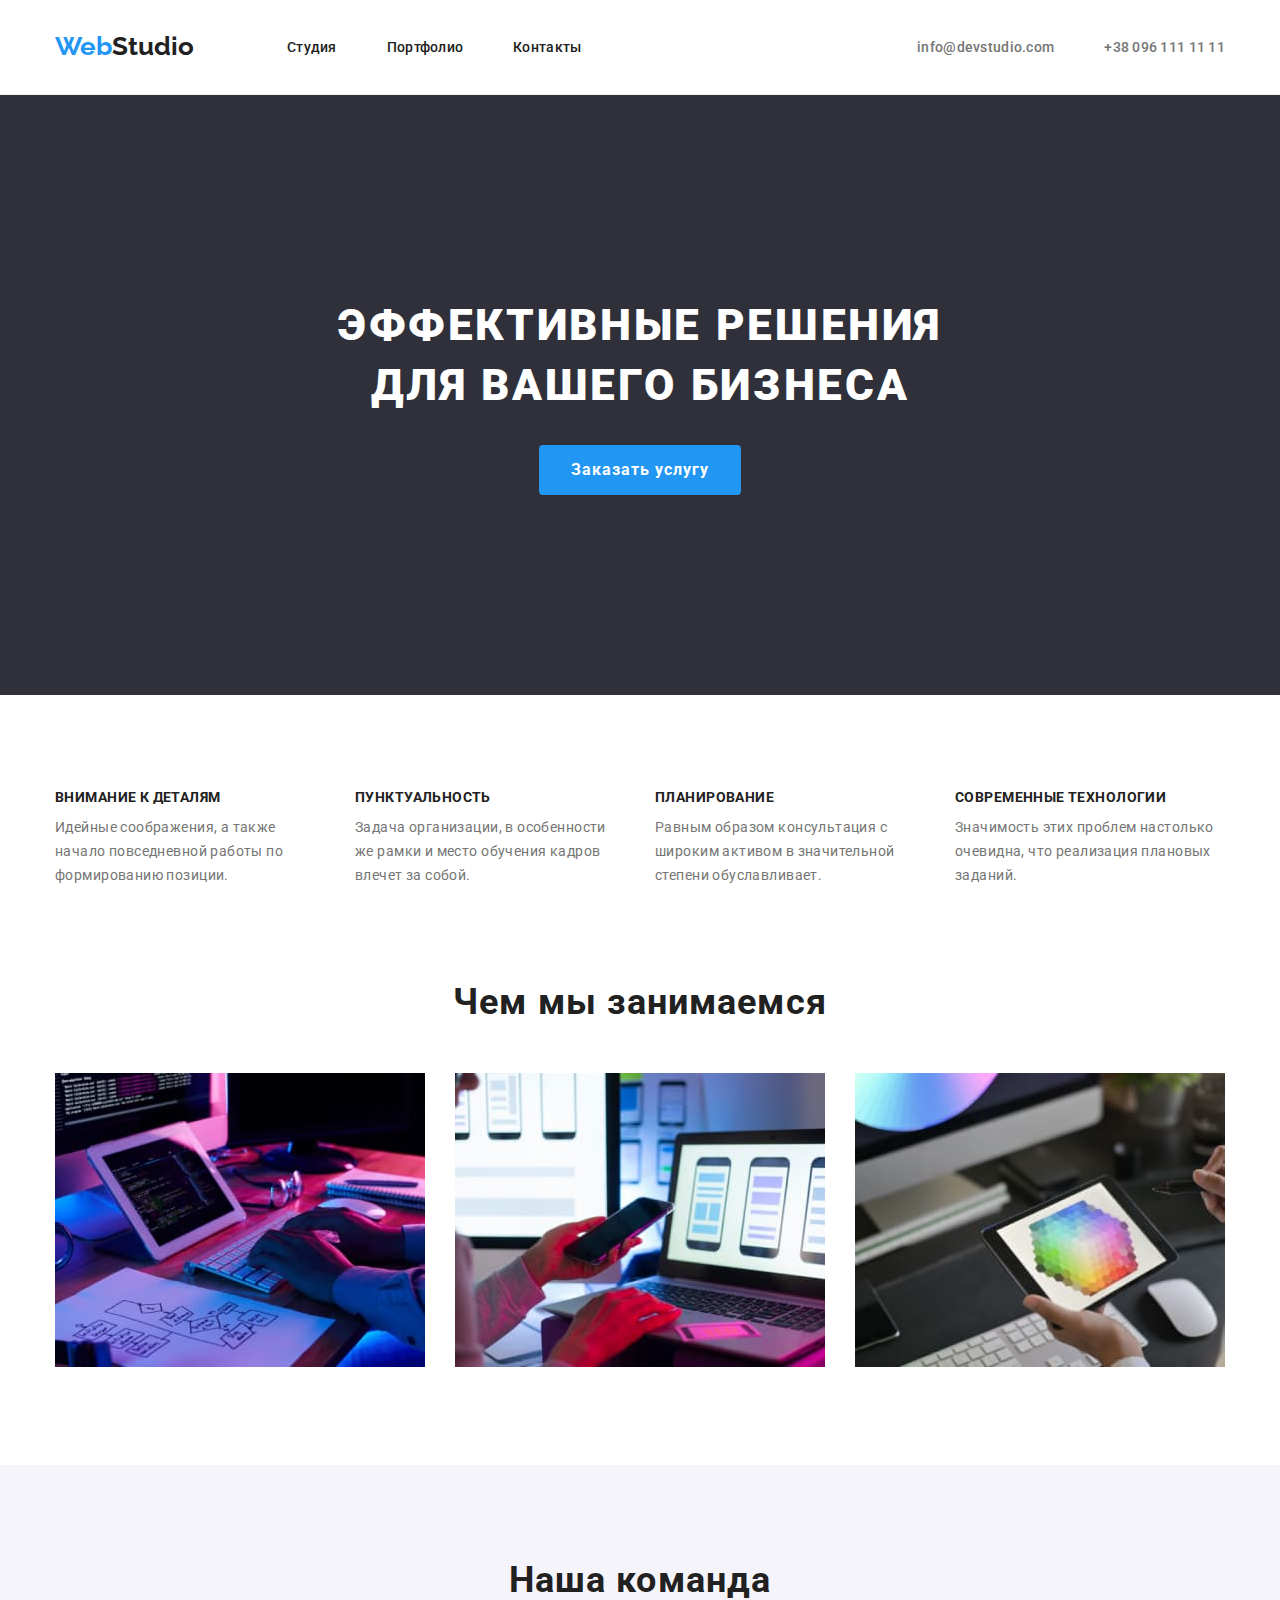
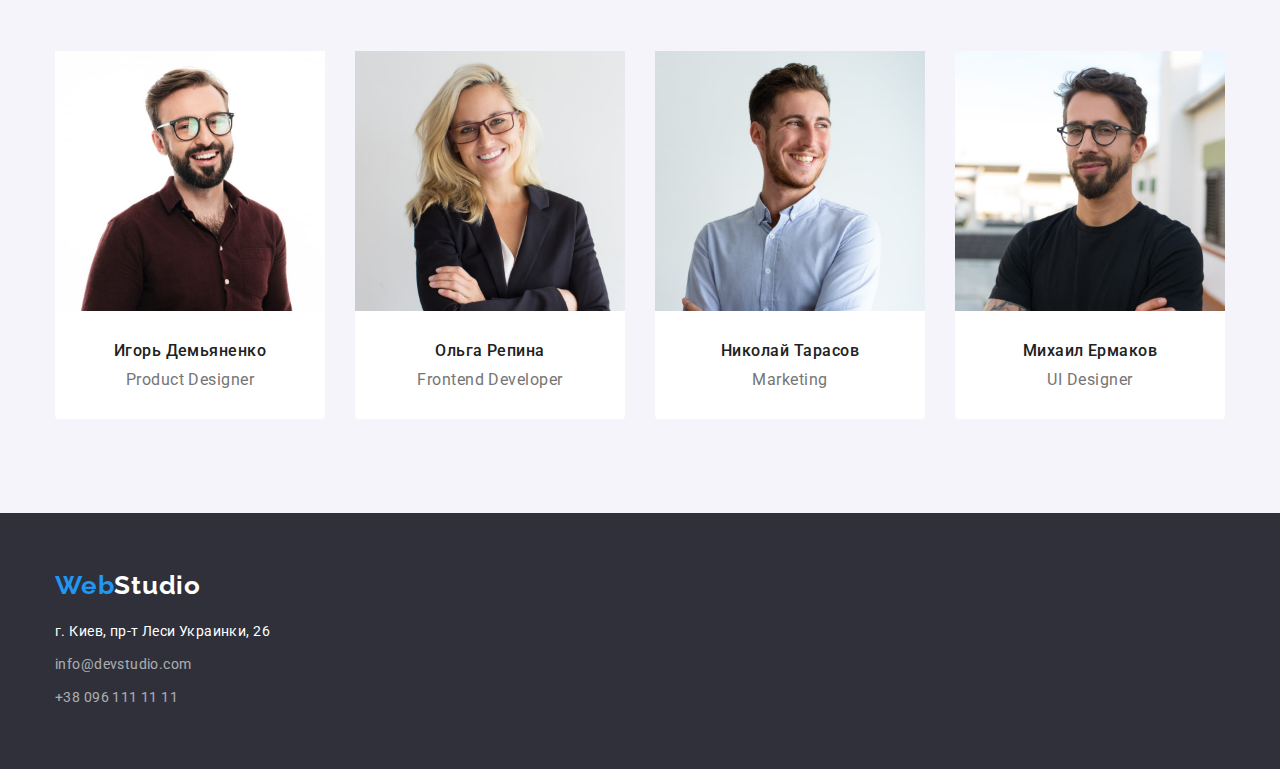
<file: index.html>
<!DOCTYPE html>
<html lang="ru">
<head>
    <meta charset="UTF-8">
    <meta http-equiv="X-UA-Compatible" content="IE=edge">
    <meta name="viewport" content="width=device-width, initial-scale=1.0">
    <title>Document</title>
    <link rel="preconnect" href="https://fonts.gstatic.com">
    <link href="https://fonts.googleapis.com/css2?family=Raleway:wght@700&family=Roboto:wght@400;500;700;900&display=swap" rel="stylesheet">
    <link rel="stylesheet" href="https://cdnjs.cloudflare.com/ajax/libs/modern-normalize/1.0.0/modern-normalize.min.css">
    <link rel="stylesheet" href="./css/styles.css">
</head>
<body>
    <header class="page-header">
        <div class="container">
        <nav class="container-nav">
       <a href="./index.html" class="logo"><span class="span-logo">Web</span>Studio</a>
       <ul class="site-nav">
           <li class="item"> <a href="./index.html" class="link">Студия</a> </li>
           <li class="item"> <a href="./portfolio.html" class="link">Портфолио</a> </li>
           <li class="item"> <a href="" class="link">Контакты</a> </li>
        </ul>  
        </nav>
       <ul class="contact-info">
           <li class="item"> <a href="mailto:info@devstudio.com" class="link">info@devstudio.com </a> </li>
           <li class="item"> <a href="tel:+380961111111" class="link">+38 096 111 11 11 </a> </li>
       </ul>
       </div>
    </header>
    <main>
        <section class="hero">
            <h1 class="order-header">Эффективные решения <br>для вашего бизнеса</h1>
            <button class="order-button">Заказать услугу</button>
        </section>
        <section class="feauters">
            <div class="container">
            <h2 class="company-values">Наши Ценности</h2>
            <ul class="future-list">
                <li class="item">
                    <h3 class="paragraph-header">Внимание к деталям</h3>
                    <p class="paragraph-content">Идейные соображения, а также начало повседневной работы по формированию позиции.</p>
                </li>
                <li class="item">
                    <h3 class="paragraph-header">Пунктуальность</h3>
                    <p class="paragraph-content">Задача организации, в особенности же рамки и место обучения кадров влечет за собой.</p>
                </li>
                <li class="item">
                    <h3 class="paragraph-header">Планирование</h3>
                    <p class="paragraph-content">Равным образом консультация с широким активом в значительной степени обуславливает.</p>
                </li>
                <li class="item">
                    <h3 class="paragraph-header">Современные технологии</h3>
                    <p class="paragraph-content">Значимость этих проблем настолько очевидна, что реализация плановых заданий.</p>
                </li>
            </ul>
        </div>
        </section>
        <section class="section">
            <div class="container">
            <h2 class="our-work">Чем мы занимаемся</h2>
            <ul class="work-item">
                <li class="img-item"><img src="./images/box1.jpg" alt="" width="370"></li>
                <li class="img-item"><img src="./images/box2.jpg" alt="" width="370"></li>
                <li class="img-item"><img src="./images/box3.jpg" alt="" width="370"></li>
            </ul>
            </div>
        </section>
            <section class="section team">
                <div class="container ">
                <h2 class="team-header">Наша команда</h2>
                <ul class="member-list">
                    <li class="members card">
                        <img class="team-img" src="./images/img1.jpg" alt="Игорь Демьяненко" width="270">
                        <div class="member-cnt">
                        <h3 class="members-header">Игорь Демьяненко</h3>
                        <p class="position">Product Designer</p>
                        </div>
                    </li>
                    <li class="members card">
                        <img class="team-img" src="./images/img2.jpg" alt="Ольга Репина" width="270">
                        <div class="member-cnt">
                        <h3 class="members-header">Ольга Репина</h3>
                        <p class="position">Frontend Developer</p>
                        </div>
                    </li>
                    <li class="members card">
                        <img class="team-img" src="./images/img3.jpg" alt="Николай Тарасов" width="270">
                        <div class="member-cnt">
                        <h3 class="members-header">Николай Тарасов</h3>
                        <p class="position">Marketing</p>
                        </div>
                    </li>
                    <li class="members card">
                        <img class="team-img" src="./images/img4.jpg" alt="Михаил Ермаков" width="270">
                        <div class="member-cnt">
                        <h3 class="members-header">Михаил Ермаков</h3>
                        <p class="position">UI Designer</p>
                        </div>
                    </li>
                </ul>
                </div>
            </section>
    </main>
    <footer class="contacs-footer">
        <div class="container">
       <a href="./index.html" class="logo footer-link"><span class="span-logo">Web</span>Studio </a>
          <address class="address-cnt">
              
              <ul>
               <li class="footer-list"> <a class="footer-link" href="https://goo.gl/maps/rLmu8nEPgyhnmsDD9" target="_blank" rel="noopener noreferrer"> г. Киев, пр-т Леси Украинки, 26 </a></li>
               <li class="footer-list"> <a class="footer-link opacity-class" href="mailto:info@devstudio.com">info@devstudio.com </a> </li>
               <li class="footer-list"> <a class="footer-link opacity-class" href="tel:+380961111111">+38 096 111 11 11 </a> </li>
           </ul>
          </address>
       </div>
   </footer>
</body>
</html>
</file>
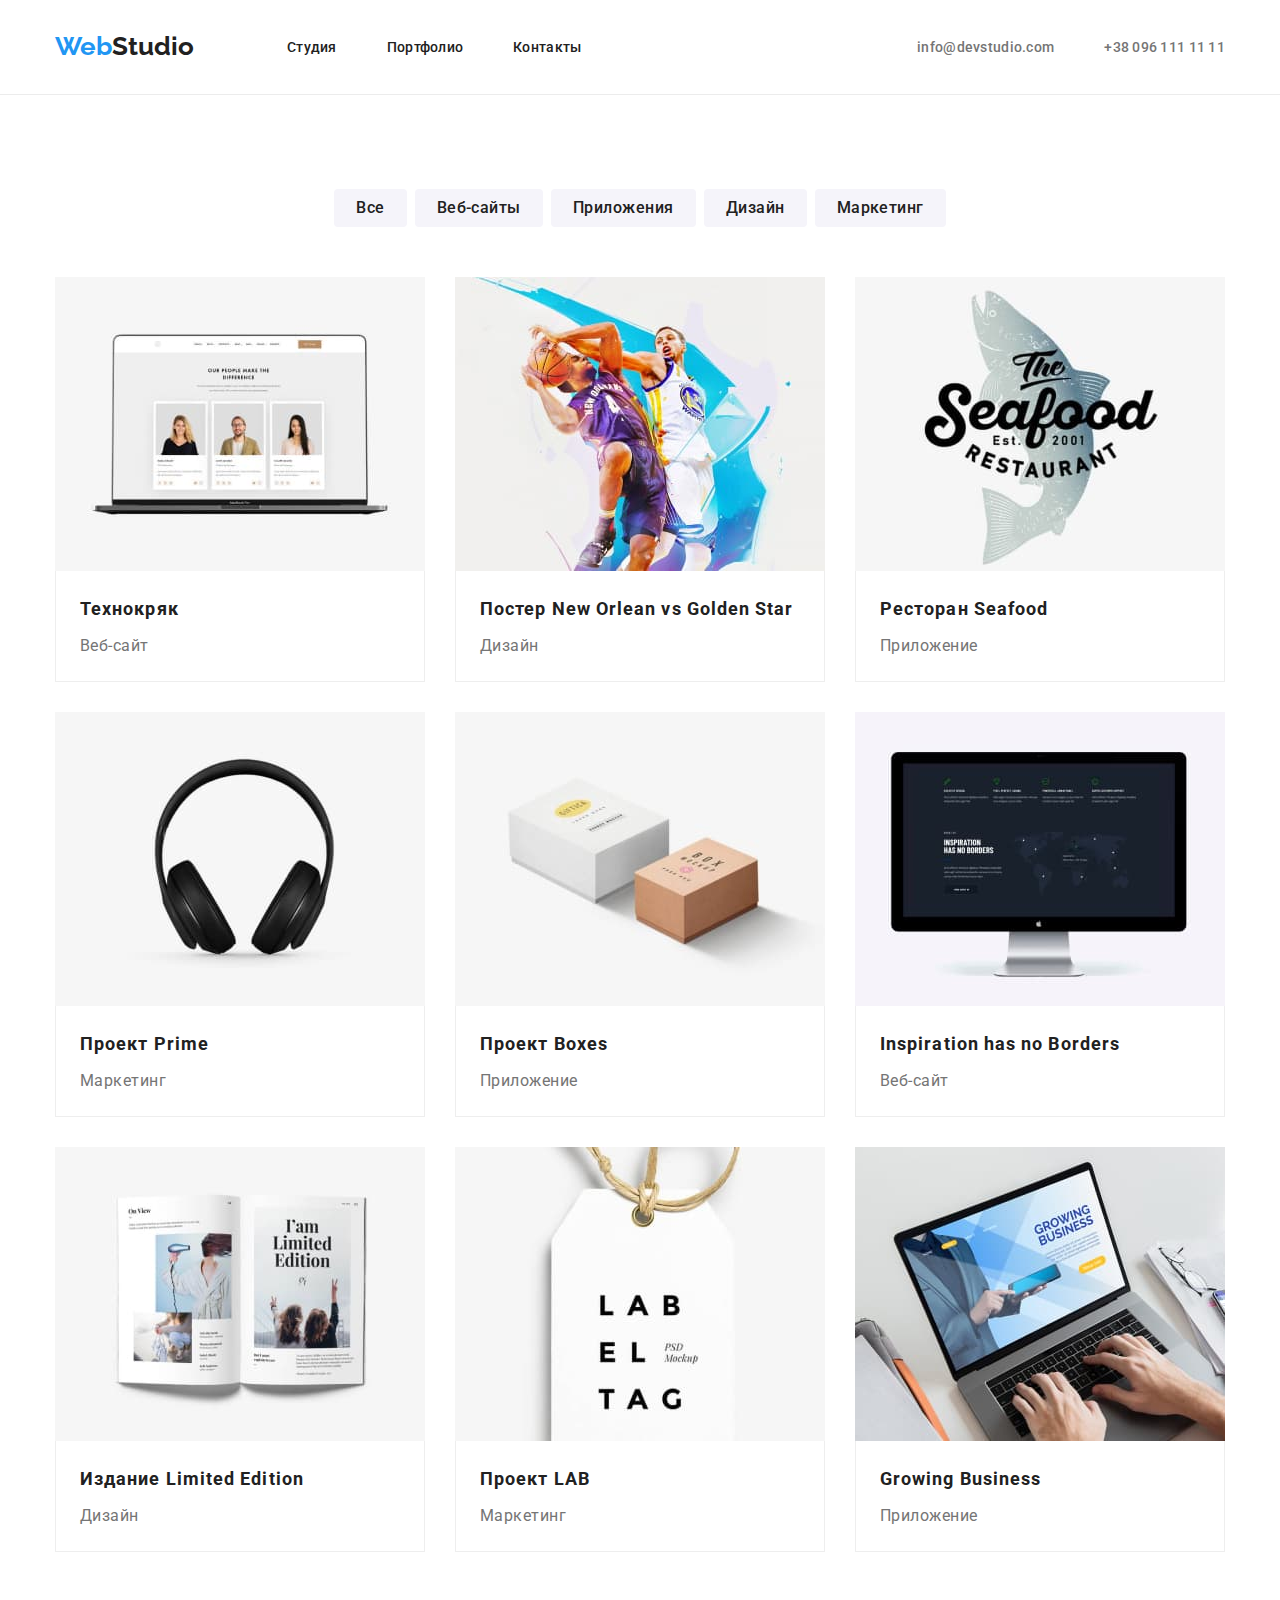
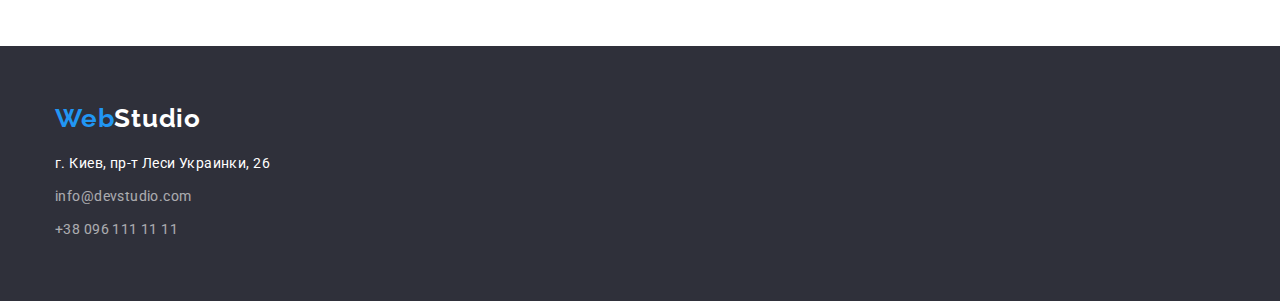
<file: portfolio.html>
<!DOCTYPE html>
<html lang="ru">
<head>
    <meta charset="UTF-8">
    <meta http-equiv="X-UA-Compatible" content="IE=edge">
    <meta name="viewport" content="width=device-width, initial-scale=1.0">
    <title>Porfolio</title>
    <link rel="preconnect" href="https://fonts.gstatic.com">
    <link href="https://fonts.googleapis.com/css2?family=Raleway:wght@700&family=Roboto:wght@400;500;700;900&display=swap" rel="stylesheet">
    <link rel="stylesheet" href="https://cdnjs.cloudflare.com/ajax/libs/modern-normalize/1.0.0/modern-normalize.min.css">
    <link rel="stylesheet" href="./css/styles.css">
</head>
<body>
    <header class="page-header">
        <div class="container">
        <nav class="container-nav">
       <a href="./index.html" class="logo"><span class="span-logo">Web</span>Studio</a>
       <ul class="site-nav">
           <li class="item"> <a href="./index.html" class="link">Студия</a> </li>
           <li class="item"> <a href="./portfolio.html" class="link">Портфолио</a> </li>
           <li class="item"> <a href="" class="link">Контакты</a> </li>
        </ul>  
        </nav>
       <ul class="contact-info">
           <li class="item"> <a href="mailto:info@devstudio.com" class="link">info@devstudio.com </a> </li>
           <li class="item"> <a href="tel:+380961111111" class="link">+38 096 111 11 11 </a> </li>
       </ul>
       </div>
    </header>
     <main>
         <section class="section">
             <div class="container">
             <ul class=" buttons button-list" >
                 <li class="list-for-button"><button type="button" class="button">Все</button></li>
                 <li class="list-for-button"><button type="button" class="button">Веб-сайты</button></li>
                 <li class="list-for-button"><button type="button" class="button">Приложения</button></li>
                 <li class="list-for-button"><button type="button" class="button">Дизайн</button></li>
                 <li class="list-for-button"><button type="button" class="button">Маркетинг</button></li>
             </ul>
             <ul class=" main-info flex-container">
                 <li class="flex-elements">
                     <img class="flex-image" src="./images/home2/photo1.jpg" alt="Веб-сайт" width="370" height="294">
                     <div class="flex-text-cnt">
                        <h2 class="info-header">Технокряк</h2>
                        <p class="info-contant">Веб-сайт</p>
                     </div>
                 </li>
                 <li class="flex-elements">
                    <img class="flex-image" src="./images/home2/photo2.jpg" alt="Дизайн" width="370" height="294">
                    <div class="flex-text-cnt">
                    <h2 class="info-header">Постер New Orlean vs Golden Star</h2>
                    <p class="info-contant">Дизайн</p>
                    </div>
                </li>
                <li class="flex-elements">
                    <img class="flex-image" src="./images/home2/photo3.jpg" alt="Приложение" width="370" height="294">
                    <div class="flex-text-cnt">
                        <h2 class="info-header">Ресторан Seafood</h2>
                        <p class="info-contant">Приложение</p>
                    </div>
                </li>
                <li class="flex-elements">
                    <img class="flex-image" src="./images/home2/photo4.jpg" alt="Маркетинг" width="370" height="294">
                    <div class="flex-text-cnt">
                        <h2 class="info-header">Проект Prime</h2>
                        <p class="info-contant">Маркетинг</p>
                    </div>
                </li>
                <li class="flex-elements">
                    <img class="flex-image" src="./images/home2/photo5.jpg" alt="Приложение" width="370" height="294">
                    <div class="flex-text-cnt">
                        <h2 class="info-header">Проект Boxes</h2>
                        <p class="info-contant">Приложение</p>
                    </div>
                </li>
                <li class="flex-elements">
                    <img class="flex-image" src="./images/home2/photo6.jpg" alt="Веб-сайт" width="370" height="294">
                    <div class="flex-text-cnt">
                        <h2 class="info-header">Inspiration has no Borders</h2>
                        <p class="info-contant">Веб-сайт</p>
                    </div>
                </li>
                <li class="flex-elements">
                    <img class="flex-image" src="./images/home2/photo7.jpg" alt="Дизайн" width="370" height="294">
                    <div class="flex-text-cnt">
                        <h2 class="info-header">Издание Limited Edition</h2>
                        <p class="info-contant">Дизайн</p>
                    </div>
                </li>
                <li class="flex-elements">
                    <img class="flex-image" src="./images/home2/photo8.jpg" alt="Маркетинг" width="370" height="294">
                    <div class="flex-text-cnt">
                        <h2 class="info-header">Проект LAB</h2>
                        <p class="info-contant">Маркетинг</p>
                    </div>
                </li>
                <li class="flex-elements">
                    <img class="flex-image" src="./images/home2/photo9.jpg" alt="Приложение" width="370" height="294">
                    <div class="flex-text-cnt">
                        <h2 class="info-header">Growing Business</h2>
                        <p class="info-contant">Приложение</p>
                    </div>
                </li>
             </ul>
            </div>
         </section>
     </main>
     <footer class="contacs-footer">
        <div class="container">
       <a href="./index.html" class="logo footer-link"><span class="span-logo">Web</span>Studio </a>
          <address class="address-cnt">
              
              <ul>
               <li class="footer-list"> <a class="footer-link" href="https://goo.gl/maps/rLmu8nEPgyhnmsDD9" target="_blank" rel="noopener noreferrer"> г. Киев, пр-т Леси Украинки, 26 </a></li>
               <li class="footer-list"> <a class="footer-link opacity-class" href="mailto:info@devstudio.com">info@devstudio.com </a> </li>
               <li class="footer-list"> <a class="footer-link opacity-class" href="tel:+380961111111">+38 096 111 11 11 </a> </li>
           </ul>
          </address>
       </div>
   </footer>
</body>
</html>
</file>
<file: css/styles.css>
:root{
    --primary-text-color: #757575;
    --title-text-color: #212121;
    --accent-color: #2196F3;
    --primary-white-color: #FFFFFF;
    --primary-bg-color: #F5F4FA;

}

body {
    font-family:'Roboto', sans-serif, 'Raleway', sans-serif;
    color: var(--title-text-color);
}
ul {
    list-style-type: none;
    margin: 0;
    padding: 0;
}
h1,h2,h3,p {
    margin: 0;
}
.section {
    padding-top: 94px;
    padding-bottom: 94px;
}
.container {
    padding-left: 15px;
    padding-right: 15px;
    margin-left: auto;
    margin-right: auto;
    width: 1200px;
}
.page-header {
    border-bottom: 1px solid #ECECEC;
    padding-top: 32px;
    padding-bottom: 32px;
}
.page-header .container {
    display: flex;
    align-items: center;
}
.container-nav {
display: flex;
align-items: center;

}

.site-nav {
    display: flex;
    margin-left: 93px;
}
.site-nav .item {
    margin-right: 50px;
}

.site-nav .item:last-child {
    margin-right: 0px;
}
.contact-info {
    display: flex;
    margin-left: auto;
    color: var(--primary-text-color);
}
.contact-info .item + .item {
    margin-left: 50px;
}
.logo {
    font-family: Raleway;
    font-weight: bold;
    font-size: 26px;
    text-decoration: none;
    color: inherit;
}
.logo .span-logo {
    color: var(--accent-color);
}

.link{
    display: block;
    font-size: 14px;
    font-weight: 500;
    line-height: 16px;
    letter-spacing: 0.02em;
    text-align: left;
    color: inherit;
    text-decoration: none;
}
.link:hover,
.link:focus{
    color: var(--accent-color);
}
.hero {
    background-color:#2F303A;
    text-align: center;
    padding-bottom: 200px;
    padding-top: 200px;
}
.hero .order-header {
    margin-top: 0px;
    margin-bottom: 30px;
    color: var(--primary-white-color);
    font-size: 44px;
    font-weight: 900;
    line-height: 60px;
    letter-spacing: 0.06em;
    text-align: center;
    text-transform: uppercase;
}
.order-button {
    display: inline;
}
.hero .order-button {
    color: var(--primary-white-color);
    background-color: var(--accent-color);
    padding: 10px 32px;
    font-family: Roboto;
    font-size: 16px;
    font-weight: 700;
    line-height: 30px;
    letter-spacing: 0.06em;  
    border: none;  
    border-radius: 4px;
}
.company-values {
    display: none;
}
.future-list {
    display: flex;
    flex-wrap: wrap;
}
.future-list .item {
    width: 270px;
}
.future-list .item:not(:last-child) {
    margin-right: 30px;
}

.feauters {
    padding-top: 94px;
}

.feauters .paragraph-header {
    font-size: 14px;
    font-weight: 700;
    line-height: 16px;
    letter-spacing: 0.03em;
    text-align: left;
    text-transform: uppercase;
    margin-bottom: 10px;
}
.feauters .paragraph-content {
    color: var(--primary-text-color);
    font-size: 14px;
    font-weight: 400;
    line-height: 24px;
    letter-spacing: 0.03em;
    text-align: left;  
}
.our-work  {
    font-size: 36px;    
    font-weight: 700;
    line-height: 42px;
    letter-spacing: 0.03em;
    text-align: center;
    margin-bottom: 50px;
    margin-top: 0px;
}
.work-item {
    display: flex;

}
.img-item {
    margin-left: 30px;
}
.work-item .img-item:first-child {
    margin-left: 0px;
}
.team {
    background-color: var(--primary-bg-color);
    padding-top: 94px;
}
.team .team-header {
    font-size: 36px;
    font-weight: 700;
    line-height: 42px;
    letter-spacing: 0.03em;
    text-align: center;
    margin-bottom: 50px;
    margin-top: 0px;
}
.team .members-header {
    font-size: 16px;
    font-weight: 500;
    line-height: 19px;
    letter-spacing: 0.03em;
    margin: 0px 0px 10px 0px;
}
.team .position {
    color: var(--primary-text-color);
    font-size: 16px;
    font-weight: 400;
    line-height: 19px;
    letter-spacing: 0.03em;
    margin: 0px;
}
.member-list {
    display: flex;
}
.member-list .members {
    margin-left: 30px;
    text-align: center;
}
.member-list .members:first-child {
    margin-left: 0px;
}
.team-img {
    display: block;
    max-width: 100%;
}
.member-cnt {
    padding-top: 30px;
    padding-bottom: 30px;
}
.contacs-footer {
    background: #2F303A;
    padding-top: 60px;
    padding-bottom: 60px;
}
.footer-link{
    color: var(--primary-white-color);
    text-decoration: none;
    font-size: 14px;
    font-weight: 400;
    line-height: 24px;
    letter-spacing: 0.03em;
    text-align: left;  
}
.address-cnt {
    margin-top: 20px;
    font-style: normal;
}
.footer-list {
    margin-bottom: 9px;
}
.footer-list:last-child {
    margin-bottom: 0px;
}
.opacity-class{
    opacity: 60%;
}
.contacs-footer .logo {
    font-family: Raleway;
    font-weight: bold;
    font-size: 26px;
    text-decoration: none;
}
.button-list {
    display: flex;
    justify-content: center;
}
.list-for-button {
    margin-right: 8px;
}
.list-for-button:last-child {
    margin-right: 0px;
}
.button {
    border-radius: 4px;
    border: none;
    padding: 6px 22px;
    font-size: 16px;
    font-weight: 500;
    line-height: 26px;
    letter-spacing: 0.03em;
    background-color: var(--primary-bg-color);
    text-decoration: none;
    color: var(--title-text-color); 
    text-align: center;   
}

.button-list li button:hover, button li button:focus {
    background-color: var(--accent-color);
    color: var(--primary-white-color);
}
.buttons {
    padding-bottom: 0px;
}
.main-info {
    margin-left: auto;
    margin-right: auto;
    margin-top: 50px;
}
.flex-container {
    display: flex;
    flex-wrap: wrap;
}
.flex-elements {
    width: calc((100% - 2 * 30px) / 3);
    margin-right: 30px;
    margin-bottom: 30px;
}
.flex-elements:nth-child(3n) {
    margin-right: 0px;
}
.flex-elements:nth-last-child(-n +3 ) {
    margin-bottom: 0px;
}
.flex-image {
    display: block;
}
.flex-text-cnt {
    border: 1px solid #EEEEEE;
    border-top: none;
    padding: 20px 24px;
}

.main-info .info-header{
    font-size: 18px;
    font-weight: 700;
    line-height: 36px;
    letter-spacing: 0.06em;
    text-align: left;
    margin: 0px 0px 4px 0px;
}
.main-info .info-contant{
    color: var(--primary-text-color);
    font-size: 16px;
    font-weight: 400;
    line-height: 30px;
    letter-spacing: 0.03em;
    text-align: left;
    margin: 0px;
}

.card {
    border-radius: 4px;
    box-shadow: 0px 0px 0px rgb(0 0 0 / 20%);
    background-color: var(--primary-white-color);
}
</file>
